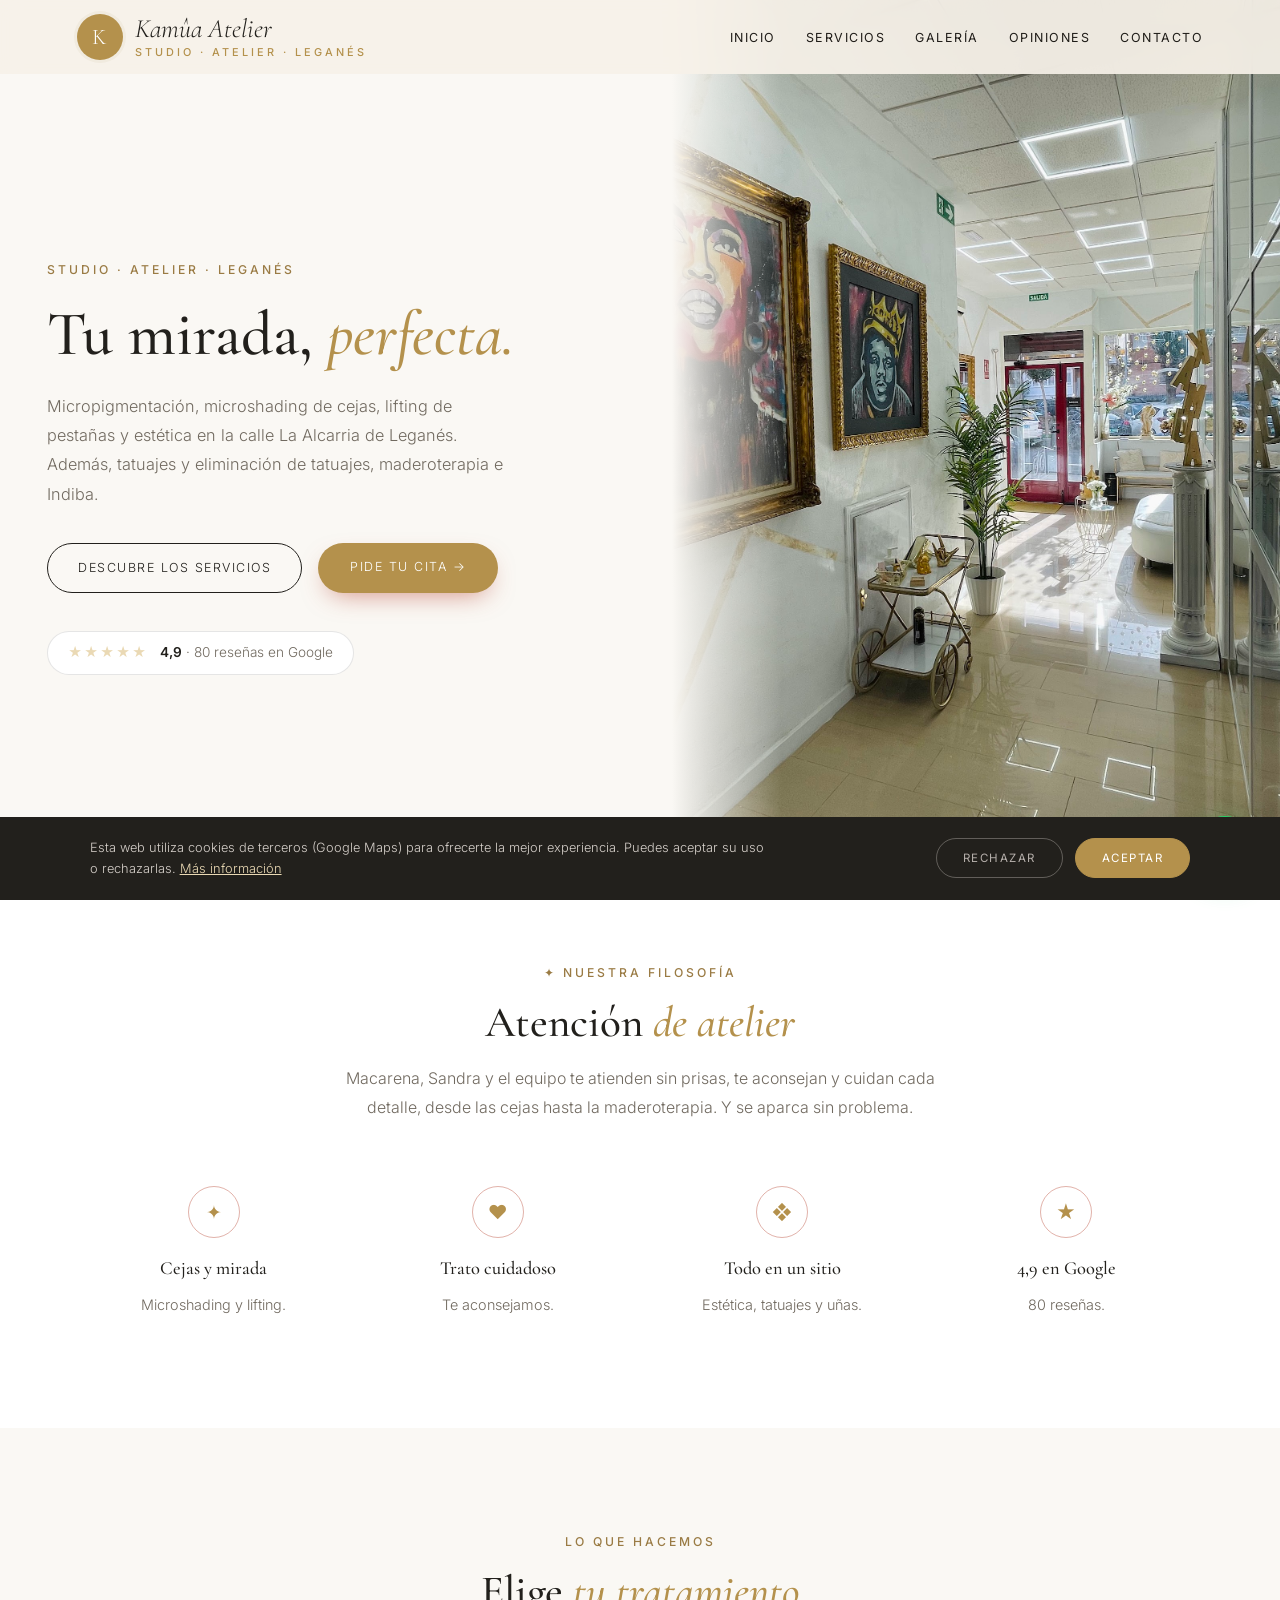
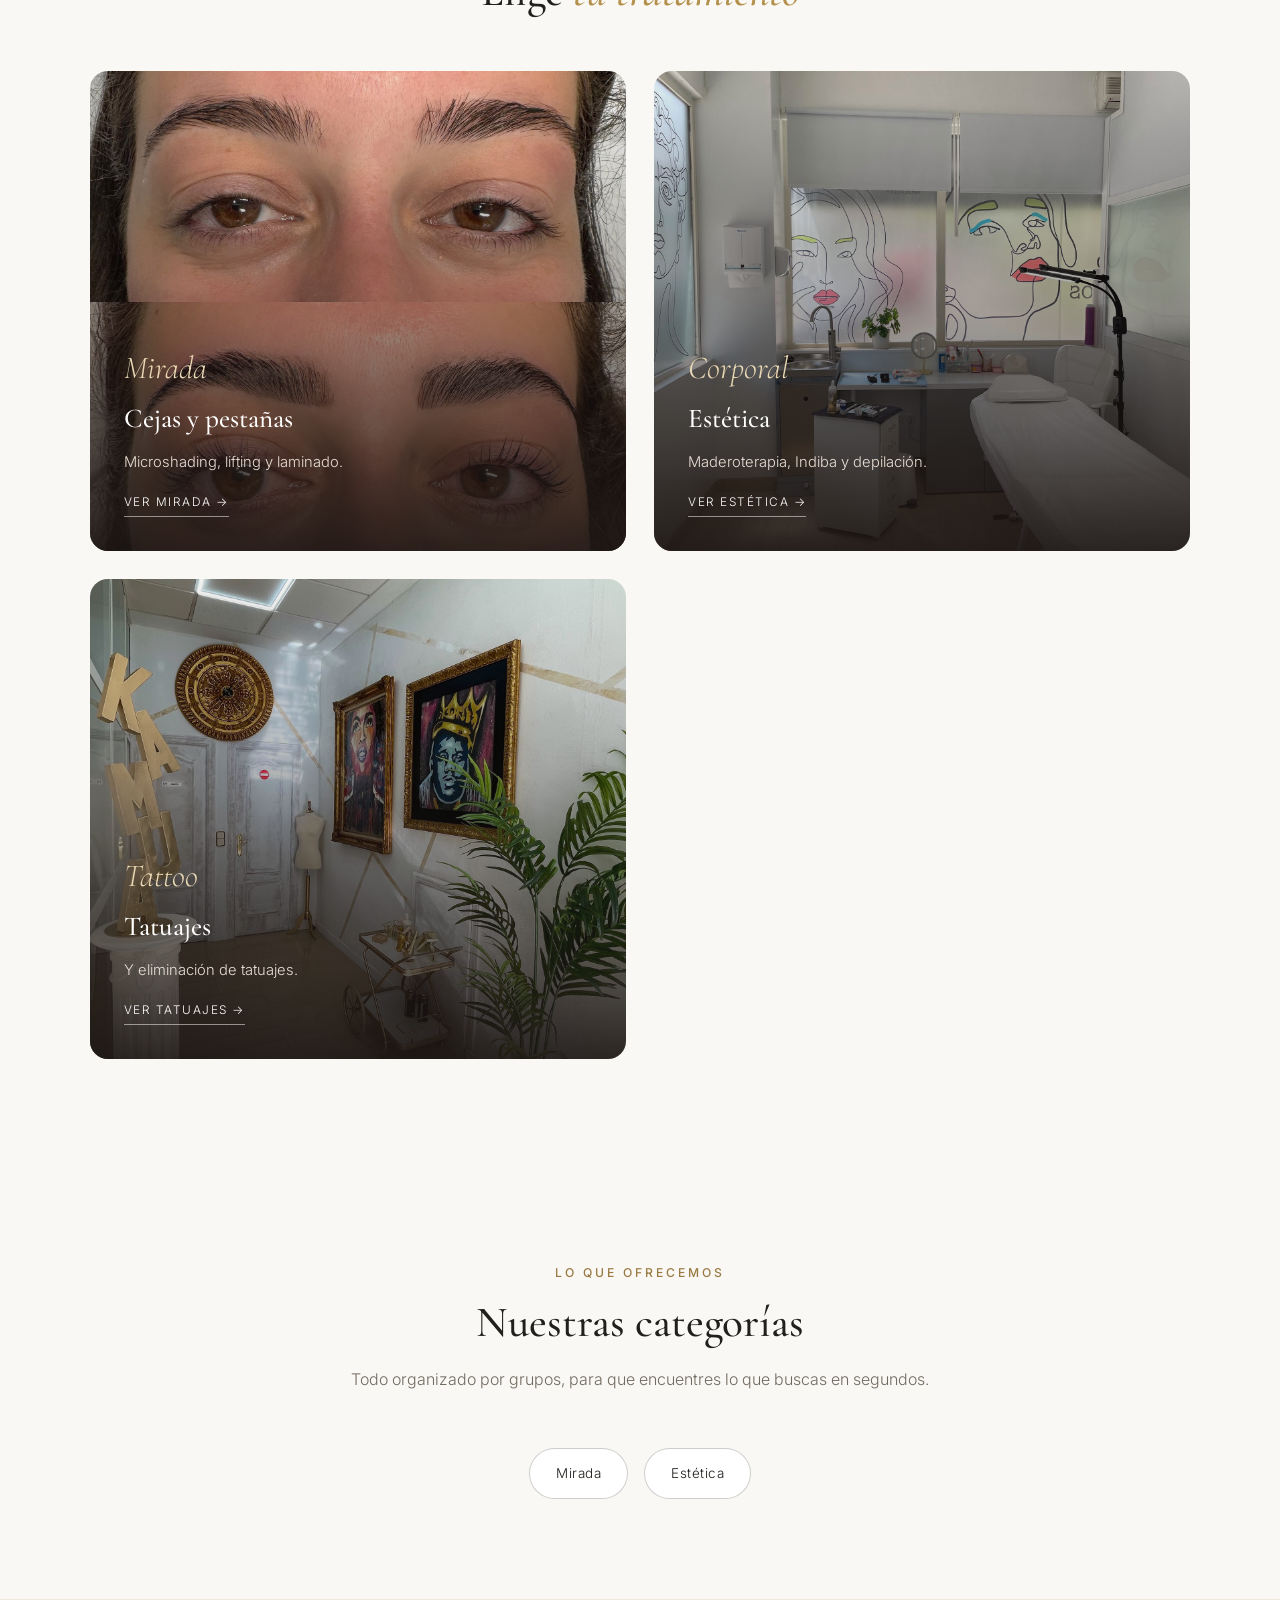
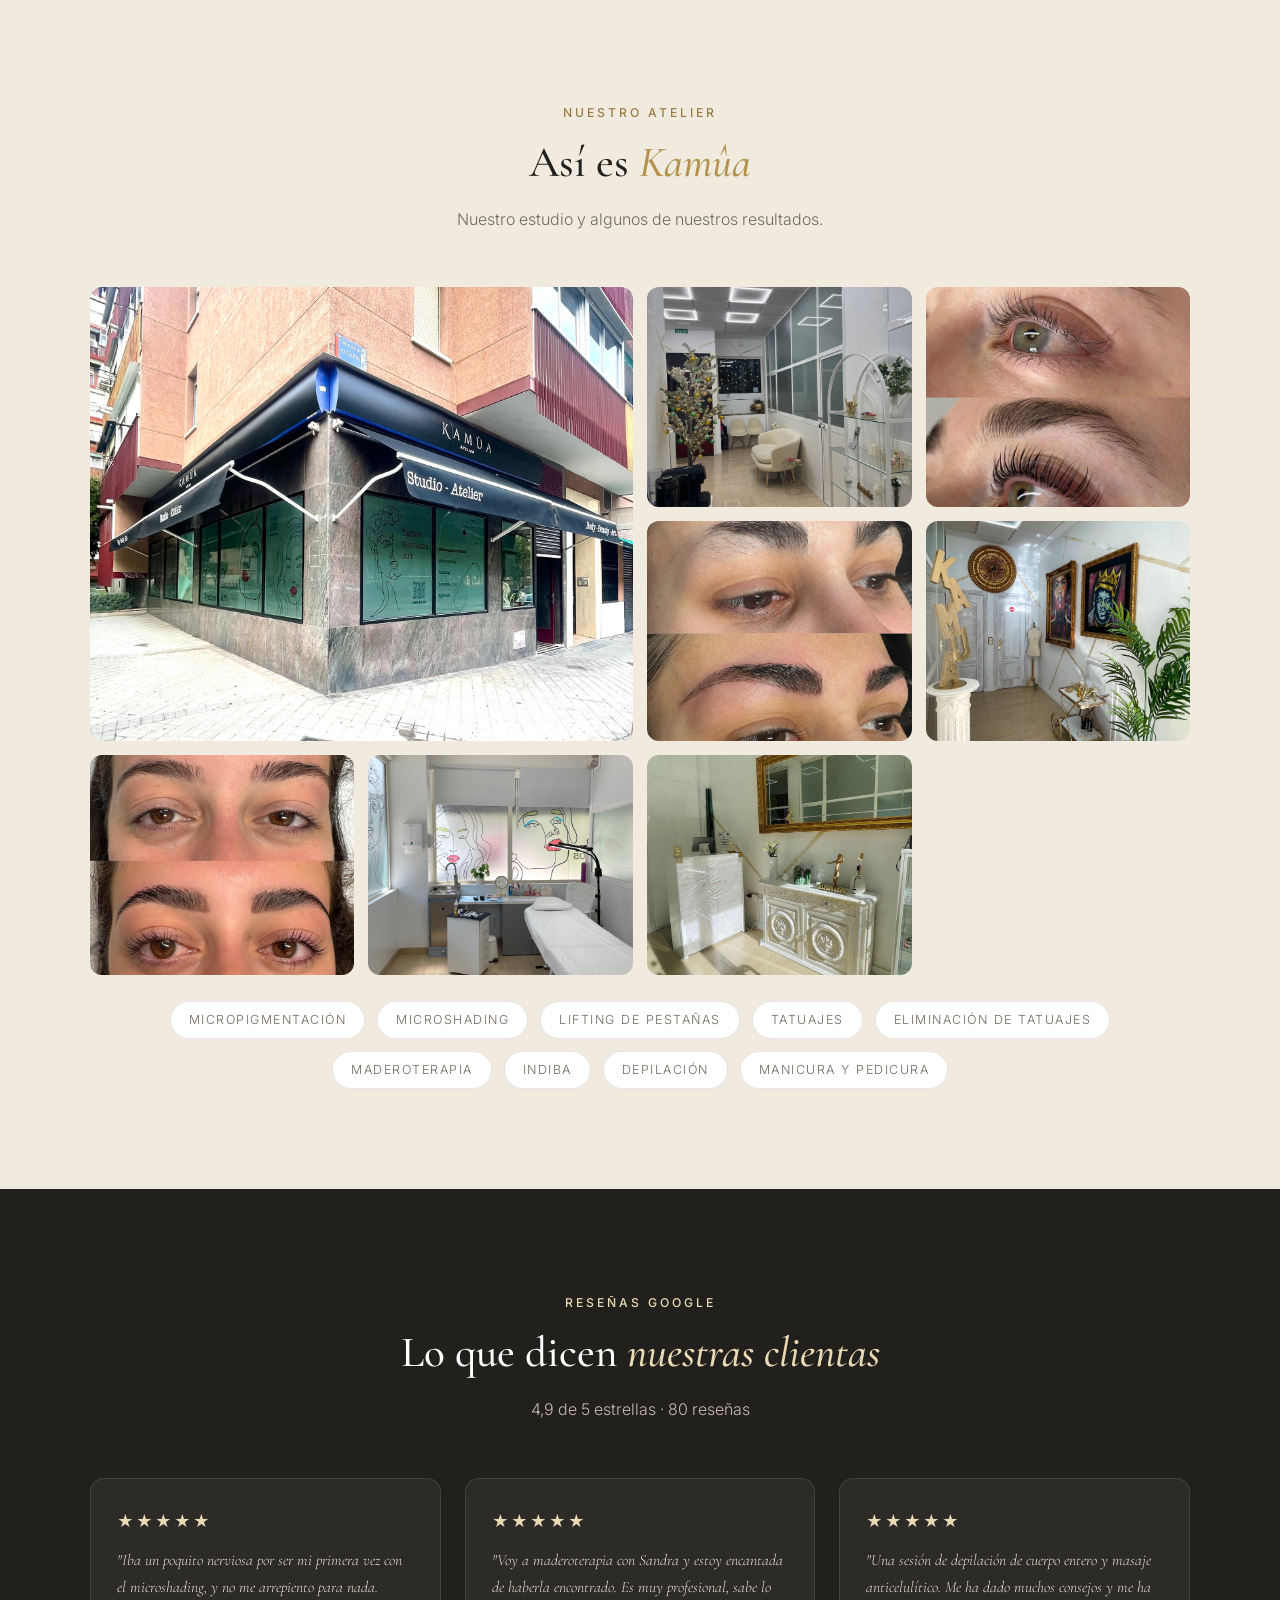
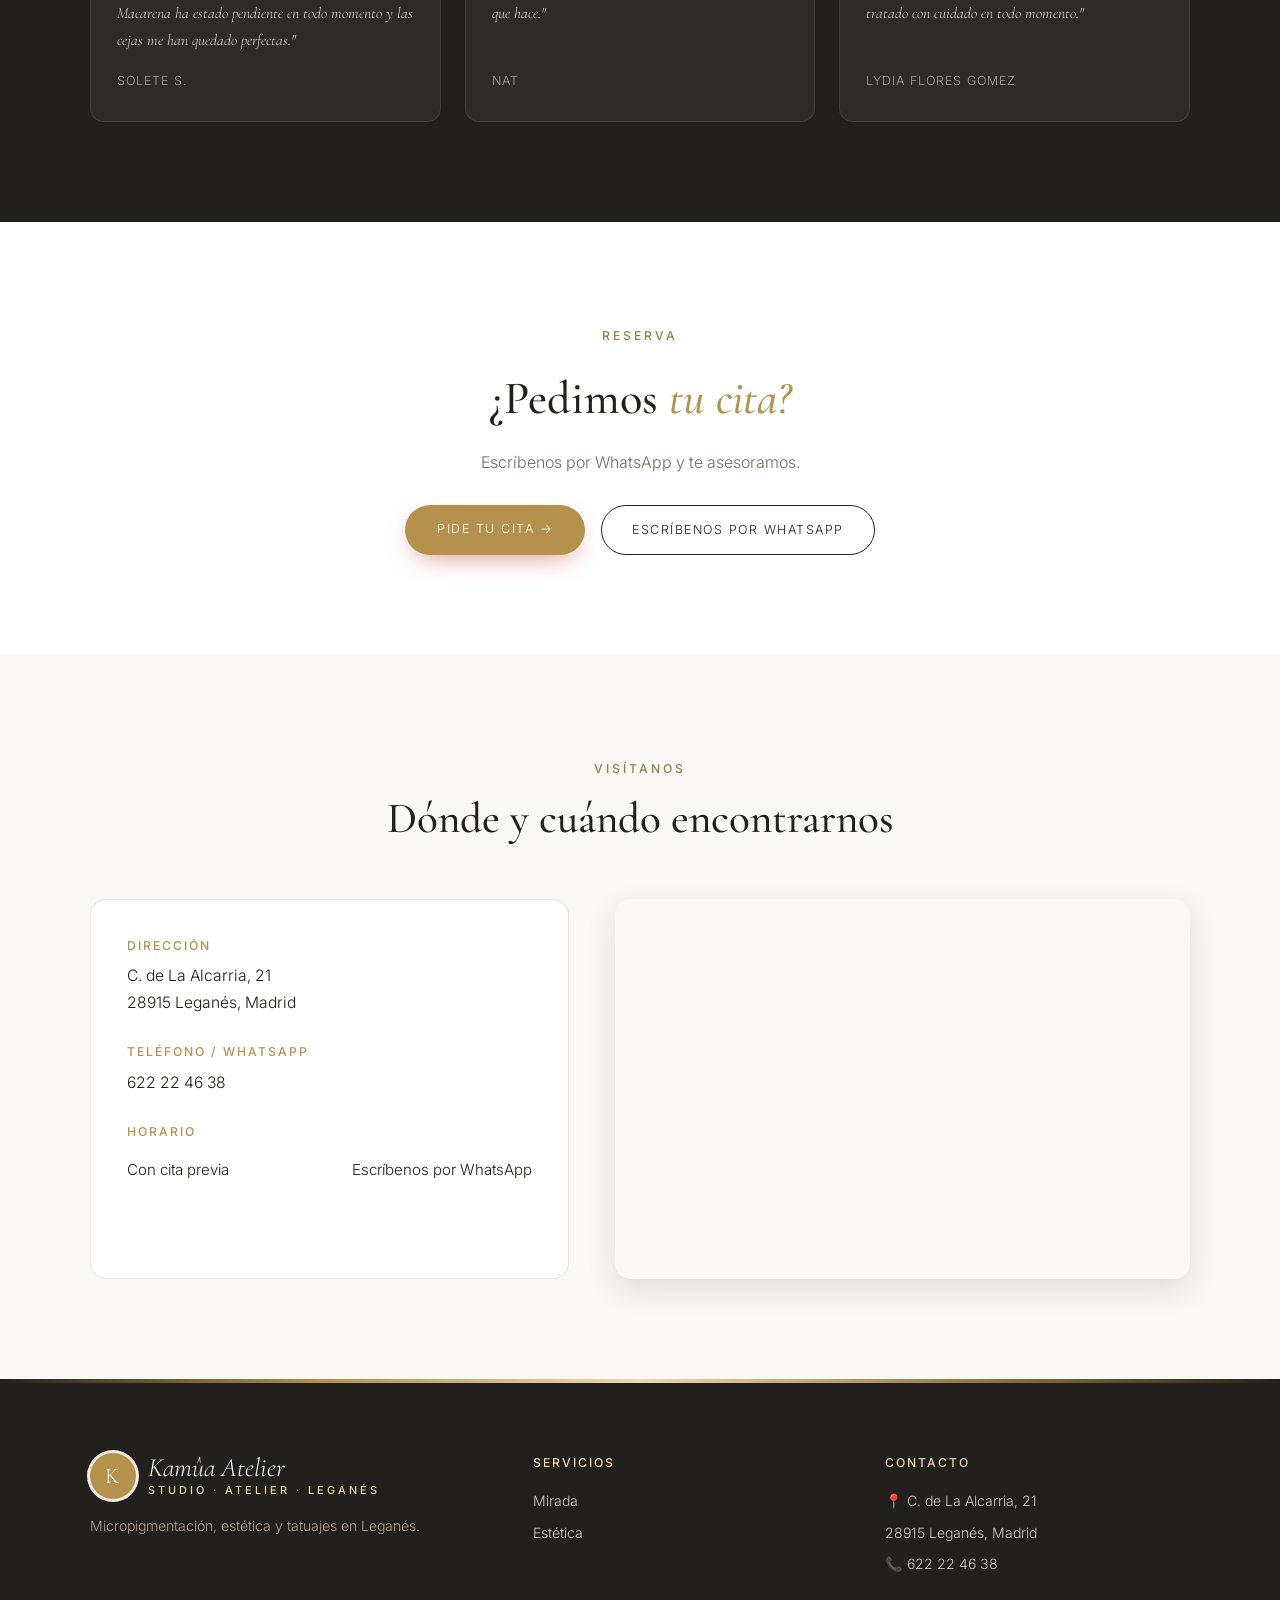
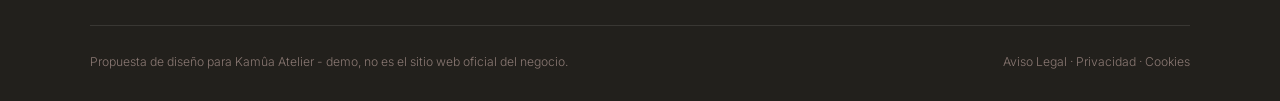
<file: index.html>
<!DOCTYPE html>
<html lang="es">
<head>
<meta charset="UTF-8">
<meta name="viewport" content="width=device-width, initial-scale=1.0">
<title>Kamûa Atelier — Micropigmentación, cejas y estética en Leganés</title>
<meta name="description" content="Kamûa Atelier, en C. de La Alcarria 21, Leganés. Micropigmentación y microshading de cejas, lifting de pestañas, tatuajes y eliminación, maderoterapia, Indiba, depilación y uñas. 4,9★ con 80 reseñas en Google.">
<meta name="theme-color" content="#22201c">
<meta property="og:title" content="Kamûa Atelier · Leganés">
<meta property="og:image" content="maps_04.jpg">

<link rel="preconnect" href="https://fonts.googleapis.com"><link rel="preconnect" href="https://fonts.gstatic.com" crossorigin><link href="https://fonts.googleapis.com/css2?family=Cormorant+Garamond:ital,wght@0,500;0,600;1,500&family=Inter:wght@300;400;500;600&display=swap" rel="stylesheet">
<link rel="stylesheet" href="styles.css">
</head>
<body>

<header id="header">
  <a href="index.html" class="logo" aria-label="Kamûa Atelier, inicio"><span class="logo-mark">K</span><span class="logo-text"><span class="script">Kamûa Atelier</span><small>studio · atelier · Leganés</small></span></a>
  <nav id="nav" aria-label="Navegación principal"><ul><li><a href="index.html#inicio">Inicio</a></li><li><a href="servicios.html">Servicios</a></li><li><a href="index.html#galeria">Galería</a></li><li><a href="index.html#opiniones">Opiniones</a></li><li><a href="index.html#contacto">Contacto</a></li></ul></nav><button class="nav-toggle" id="navToggle" aria-label="Abrir menú">☰</button>
</header>

<section class="hero" id="inicio">
  <div class="hero-text">
    <span class="eyebrow">Studio · Atelier · Leganés</span>
    <h1>Tu mirada, <em>perfecta.</em></h1>
    <p>Micropigmentación, microshading de cejas, lifting de pestañas y estética en la calle La Alcarria de Leganés. Además, tatuajes y eliminación de tatuajes, maderoterapia e Indiba.</p>
    <div class="hero-ctas">
      <a href="servicios.html" class="btn-outline">Descubre los servicios</a>
      <a href="https://wa.me/34622224638?text=Hola%2C%20he%20visto%20vuestra%20web%20y%20me%20gustar%C3%ADa%20pedir%20cita%20en%20Kam%C3%BBa%20Atelier" class="btn-solid" target="_blank" rel="noopener">Pide tu cita →</a>
    </div>
    <a class="hero-rating" href="https://www.google.com/maps/search/?api=1&query=Kam%C3%BBa+Atelier,+Calle+de+La+Alcarria+21,+Legan%C3%A9s" target="_blank" rel="noopener"><span class="stars">★★★★★</span><span><strong>4,9</strong> · 80 reseñas en Google</span></a>
  </div>
  <div class="hero-img"><img src="maps_04.jpg" alt="Interior de Kamûa Atelier en Leganés" style="object-position:center 50%;"></div>
</section>

<section class="trust">
  <div class="section-head">
    <span class="eyebrow">✦ Nuestra filosofía</span>
    <h2>Atención <em>de atelier</em></h2>
    <p>Macarena, Sandra y el equipo te atienden sin prisas, te aconsejan y cuidan cada detalle, desde las cejas hasta la maderoterapia. Y se aparca sin problema.</p>
  </div>
  <div class="trust-grid">
    <div class="trust-card"><span class="trust-ic">✦</span><h3>Cejas y mirada</h3><p>Microshading y lifting.</p></div>
    <div class="trust-card"><span class="trust-ic">♥</span><h3>Trato cuidadoso</h3><p>Te aconsejamos.</p></div>
    <div class="trust-card"><span class="trust-ic">❖</span><h3>Todo en un sitio</h3><p>Estética, tatuajes y uñas.</p></div>
    <div class="trust-card"><span class="trust-ic">★</span><h3>4,9 en Google</h3><p>80 reseñas.</p></div>
  </div>
</section>

<section class="worlds">
  <div class="section-head">
    <span class="eyebrow">Lo que hacemos</span>
    <h2>Elige <em>tu tratamiento</em></h2>
  </div>
  <div class="worlds-grid">
    <a href="servicios.html#mirada" class="world-card"><img src="maps_10.jpg" alt="Cejas y pestañas"><div class="world-text"><span class="script">Mirada</span><h3>Cejas y pestañas</h3><p>Microshading, lifting y laminado.</p><span class="world-link">Ver mirada →</span></div></a>
    <a href="servicios.html#estetica" class="world-card"><img src="maps_06.jpg" alt="Estética"><div class="world-text"><span class="script">Corporal</span><h3>Estética</h3><p>Maderoterapia, Indiba y depilación.</p><span class="world-link">Ver estética →</span></div></a>
    <a href="servicios.html#estetica" class="world-card"><img src="maps_05.jpg" alt="Tatuajes"><div class="world-text"><span class="script">Tattoo</span><h3>Tatuajes</h3><p>Y eliminación de tatuajes.</p><span class="world-link">Ver tatuajes →</span></div></a>
  </div>
</section>

<section>
  <div class="section-head">
    <span class="eyebrow">Lo que ofrecemos</span>
    <h2>Nuestras categorías</h2>
    <p>Todo organizado por grupos, para que encuentres lo que buscas en segundos.</p>
  </div>
  <div class="cat-pills">
    <a href="servicios.html#mirada" class="cat-pill">Mirada</a>
    <a href="servicios.html#estetica" class="cat-pill">Estética</a>
  </div>
</section>

<section class="gallery-wrap" id="galeria">
  <div class="section-head">
    <span class="eyebrow">Nuestro atelier</span>
    <h2>Así es <em>Kamûa</em></h2>
    <p>Nuestro estudio y algunos de nuestros resultados.</p>
  </div>
  <div class="gallery">
    <figure class="big"><img src="maps_03.jpg" alt="Fachada de Kamûa Atelier" loading="lazy"></figure>
    <figure><img src="maps_02.jpg" alt="Recepción" loading="lazy"></figure>
    <figure><img src="maps_07.jpg" alt="Lifting de pestañas, antes y después" loading="lazy"></figure>
    <figure><img src="maps_08.jpg" alt="Cejas, antes y después" loading="lazy"></figure>
    <figure><img src="maps_05.jpg" alt="Pasillo del atelier" loading="lazy"></figure>
    <figure><img src="maps_10.jpg" alt="Cejas y pestañas, antes y después" loading="lazy"></figure>
    <figure><img src="maps_06.jpg" alt="Cabina de tratamientos" loading="lazy"></figure>
    <figure><img src="maps_09.jpg" alt="Zona de espera" loading="lazy"></figure>
  </div>
  <div class="brands"><span>Micropigmentación</span><span>Microshading</span><span>Lifting de pestañas</span><span>Tatuajes</span><span>Eliminación de tatuajes</span><span>Maderoterapia</span><span>Indiba</span><span>Depilación</span><span>Manicura y pedicura</span></div>
</section>

<section class="reviews-wrap" id="opiniones">
  <div class="section-head">
    <span class="eyebrow">Reseñas Google</span>
    <h2>Lo que dicen <em>nuestras clientas</em></h2>
    <p>4,9 de 5 estrellas · 80 reseñas</p>
  </div>
  <div class="review-grid">
    <div class="review-card"><div class="stars">★★★★★</div><p>"Iba un poquito nerviosa por ser mi primera vez con el microshading, y no me arrepiento para nada. Macarena ha estado pendiente en todo momento y las cejas me han quedado perfectas."</p><cite>Solete S.</cite></div>
    <div class="review-card"><div class="stars">★★★★★</div><p>"Voy a maderoterapia con Sandra y estoy encantada de haberla encontrado. Es muy profesional, sabe lo que hace."</p><cite>Nat</cite></div>
    <div class="review-card"><div class="stars">★★★★★</div><p>"Una sesión de depilación de cuerpo entero y masaje anticelulítico. Me ha dado muchos consejos y me ha tratado con cuidado en todo momento."</p><cite>Lydia Flores Gomez</cite></div>
  </div>
</section>

<section class="cta-section">
  <span class="eyebrow">Reserva</span>
  <h2>¿Pedimos <em>tu cita?</em></h2>
  <p>Escríbenos por WhatsApp y te asesoramos.</p>
  <div class="cta-row">
    <a href="https://wa.me/34622224638?text=Hola%2C%20he%20visto%20vuestra%20web%20y%20me%20gustar%C3%ADa%20pedir%20cita%20en%20Kam%C3%BBa%20Atelier" class="btn-solid" target="_blank" rel="noopener">Pide tu cita →</a>
    <a href="https://wa.me/34622224638?text=Hola%2C%20he%20visto%20vuestra%20web%20y%20me%20gustar%C3%ADa%20pedir%20cita%20en%20Kam%C3%BBa%20Atelier" class="btn-outline" target="_blank" rel="noopener">Escríbenos por WhatsApp</a>
  </div>
</section>

<section class="contact-section" id="contacto">
  <div class="section-head">
    <span class="eyebrow">Visítanos</span>
    <h2>Dónde y cuándo encontrarnos</h2>
  </div>
  <div class="contact-grid">
    <div class="contact-info">
      <div class="contact-block"><h3>Dirección</h3><p>C. de La Alcarria, 21<br>28915 Leganés, Madrid</p></div>
      <div class="contact-block"><h3>Teléfono / WhatsApp</h3><p><a href="tel:+34622224638">622 22 46 38</a></p></div>
      <div class="contact-block"><h3>Horario</h3><ul class="hours-list"><li><span>Con cita previa</span><span>Escríbenos por WhatsApp</span></li></ul></div>
      
    </div>
    <div class="contact-map">
      <iframe title="Mapa de Kamûa Atelier" src="https://www.google.com/maps?q=Kam%C3%BBa+Atelier,+Calle+de+La+Alcarria+21,+Legan%C3%A9s&output=embed" width="100%" height="100%" style="border:0;" allowfullscreen="" loading="lazy" referrerpolicy="no-referrer-when-downgrade"></iframe>
    </div>
  </div>
</section>

<footer>
  <div class="footer-grid">
    <div class="footer-brand">
      <a href="index.html" class="logo light"><span class="logo-mark">K</span><span class="logo-text"><span class="script">Kamûa Atelier</span><small>studio · atelier · Leganés</small></span></a>
      <p>Micropigmentación, estética y tatuajes en Leganés.</p>
    </div>
    <div><h4>Servicios</h4><ul><li><a href="servicios.html#mirada">Mirada</a></li><li><a href="servicios.html#estetica">Estética</a></li></ul></div>
    <div><h4>Contacto</h4><ul><li>📍 C. de La Alcarria, 21</li><li>28915 Leganés, Madrid</li><li>📞 <a href="tel:+34622224638">622 22 46 38</a></li></ul></div>
  </div>
  <div class="footer-bottom">
    <span>Propuesta de diseño para Kamûa Atelier - demo, no es el sitio web oficial del negocio.</span>
    <span><a href="aviso-legal.html">Aviso Legal</a> &middot; <a href="politica-privacidad.html">Privacidad</a> &middot; <a href="politica-cookies.html">Cookies</a></span>
  </div>
</footer>

<div id="cookie-banner" class="cookie-banner"><p>Esta web utiliza cookies de terceros (Google Maps) para ofrecerte la mejor experiencia. Puedes aceptar su uso o rechazarlas. <a href="politica-cookies.html">Más información</a></p><div class="cookie-actions"><button onclick="setCookieChoice('rejected')" class="ck-reject">Rechazar</button><button onclick="setCookieChoice('accepted')" class="ck-accept">Aceptar</button></div></div>
<div class="social-fabs"><a class="wa-fab" href="https://wa.me/34622224638?text=Hola%2C%20he%20visto%20vuestra%20web%20y%20me%20gustar%C3%ADa%20pedir%20cita%20en%20Kam%C3%BBa%20Atelier" target="_blank" rel="noopener" aria-label="Escribir por WhatsApp"><svg width="28" height="28" viewBox="0 0 24 24" fill="white"><path d="M17.5 14.4c-.3-.1-1.8-.9-2-1s-.5-.1-.7.1-.8 1-.9 1.2-.3.2-.6.1a8.2 8.2 0 0 1-2.4-1.5 9 9 0 0 1-1.7-2.1c-.2-.3 0-.5.1-.6l.4-.5.3-.5v-.5l-.9-2.2c-.2-.6-.5-.5-.7-.5h-.6a1.1 1.1 0 0 0-.8.4 3.4 3.4 0 0 0-1 2.5 5.9 5.9 0 0 0 1.2 3.1 13.5 13.5 0 0 0 5.2 4.6c2.6 1 2.6.7 3.1.6a2.6 2.6 0 0 0 1.7-1.2 2.1 2.1 0 0 0 .2-1.2c-.1-.1-.3-.2-.6-.3ZM12 21.8a9.8 9.8 0 0 1-5-1.4l-.4-.2-3.7 1 1-3.6-.2-.4A9.8 9.8 0 1 1 12 21.8Zm8.4-18.3A11.8 11.8 0 0 0 1.8 17.7L.2 23.8l6.3-1.6a11.8 11.8 0 0 0 5.6 1.4A11.8 11.8 0 0 0 20.4 3.5Z"/></svg></a></div>
<script src="main.js"></script>
</body>
</html>
</file>
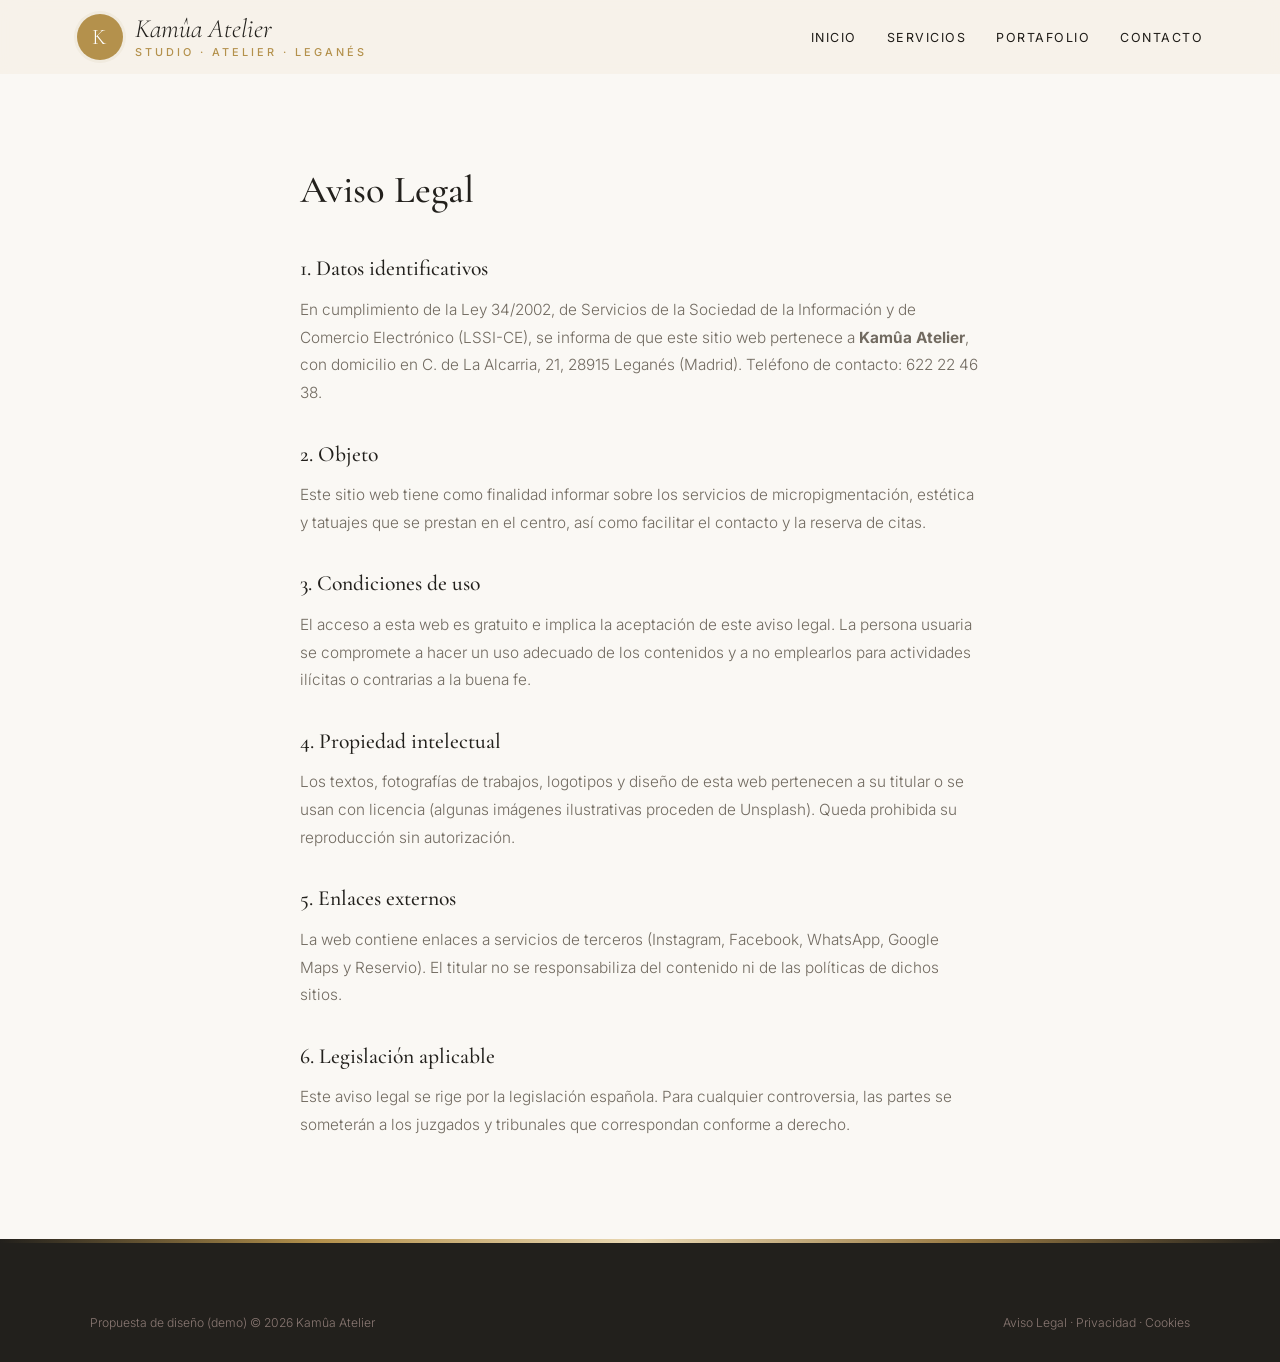
<file: aviso-legal.html>
<!DOCTYPE html>
<html lang="es">
<head>
<meta charset="UTF-8">
<meta name="viewport" content="width=device-width, initial-scale=1.0">
<title>Aviso Legal — Kamûa Atelier</title>
<meta name="robots" content="noindex">

<link rel="preconnect" href="https://fonts.googleapis.com">
<link href="https://fonts.googleapis.com/css2?family=Cormorant+Garamond:ital,wght@0,500;0,600;1,500&family=Inter:wght@300;400;500;600&display=swap" rel="stylesheet">
<link rel="stylesheet" href="styles.css">
</head>
<body>
<header id="header" class="scrolled">
  <a href="index.html" class="logo" aria-label="Kamûa Atelier, inicio">
    <span class="logo-mark">K</span>
    <span class="logo-text"><span class="script">Kamûa Atelier</span><small>studio · atelier · Leganés</small></span>
  </a>
  <nav id="nav" aria-label="Navegación principal">
    <ul>
      <li><a href="index.html#inicio">Inicio</a></li>
      <li><a href="servicios.html">Servicios</a></li>
      <li><a href="portafolio.html">Portafolio</a></li>
      <li><a href="index.html#contacto">Contacto</a></li>
    </ul>
  </nav>
  <button class="nav-toggle" id="navToggle" aria-label="Abrir menú">☰</button>
</header>
<main class="legal"><h1>Aviso Legal</h1>
<h2>1. Datos identificativos</h2>
<p>En cumplimiento de la Ley 34/2002, de Servicios de la Sociedad de la Información y de Comercio Electrónico (LSSI-CE), se informa de que este sitio web pertenece a <strong>Kamûa Atelier</strong>, con domicilio en C. de La Alcarria, 21, 28915 Leganés (Madrid). Teléfono de contacto: 622 22 46 38.</p>
<h2>2. Objeto</h2>
<p>Este sitio web tiene como finalidad informar sobre los servicios de micropigmentación, estética y tatuajes que se prestan en el centro, así como facilitar el contacto y la reserva de citas.</p>
<h2>3. Condiciones de uso</h2>
<p>El acceso a esta web es gratuito e implica la aceptación de este aviso legal. La persona usuaria se compromete a hacer un uso adecuado de los contenidos y a no emplearlos para actividades ilícitas o contrarias a la buena fe.</p>
<h2>4. Propiedad intelectual</h2>
<p>Los textos, fotografías de trabajos, logotipos y diseño de esta web pertenecen a su titular o se usan con licencia (algunas imágenes ilustrativas proceden de Unsplash). Queda prohibida su reproducción sin autorización.</p>
<h2>5. Enlaces externos</h2>
<p>La web contiene enlaces a servicios de terceros (Instagram, Facebook, WhatsApp, Google Maps y Reservio). El titular no se responsabiliza del contenido ni de las políticas de dichos sitios.</p>
<h2>6. Legislación aplicable</h2>
<p>Este aviso legal se rige por la legislación española. Para cualquier controversia, las partes se someterán a los juzgados y tribunales que correspondan conforme a derecho.</p></main>
<footer>
  <div class="footer-bottom" style="margin-top:0">
    <span>Propuesta de diseño (demo) © 2026 Kamûa Atelier</span>
    <span><a href="aviso-legal.html">Aviso Legal</a> &middot; <a href="politica-privacidad.html">Privacidad</a> &middot; <a href="politica-cookies.html">Cookies</a></span>
  </div>
</footer>
<script src="main.js"></script>
</body>
</html>
</file>
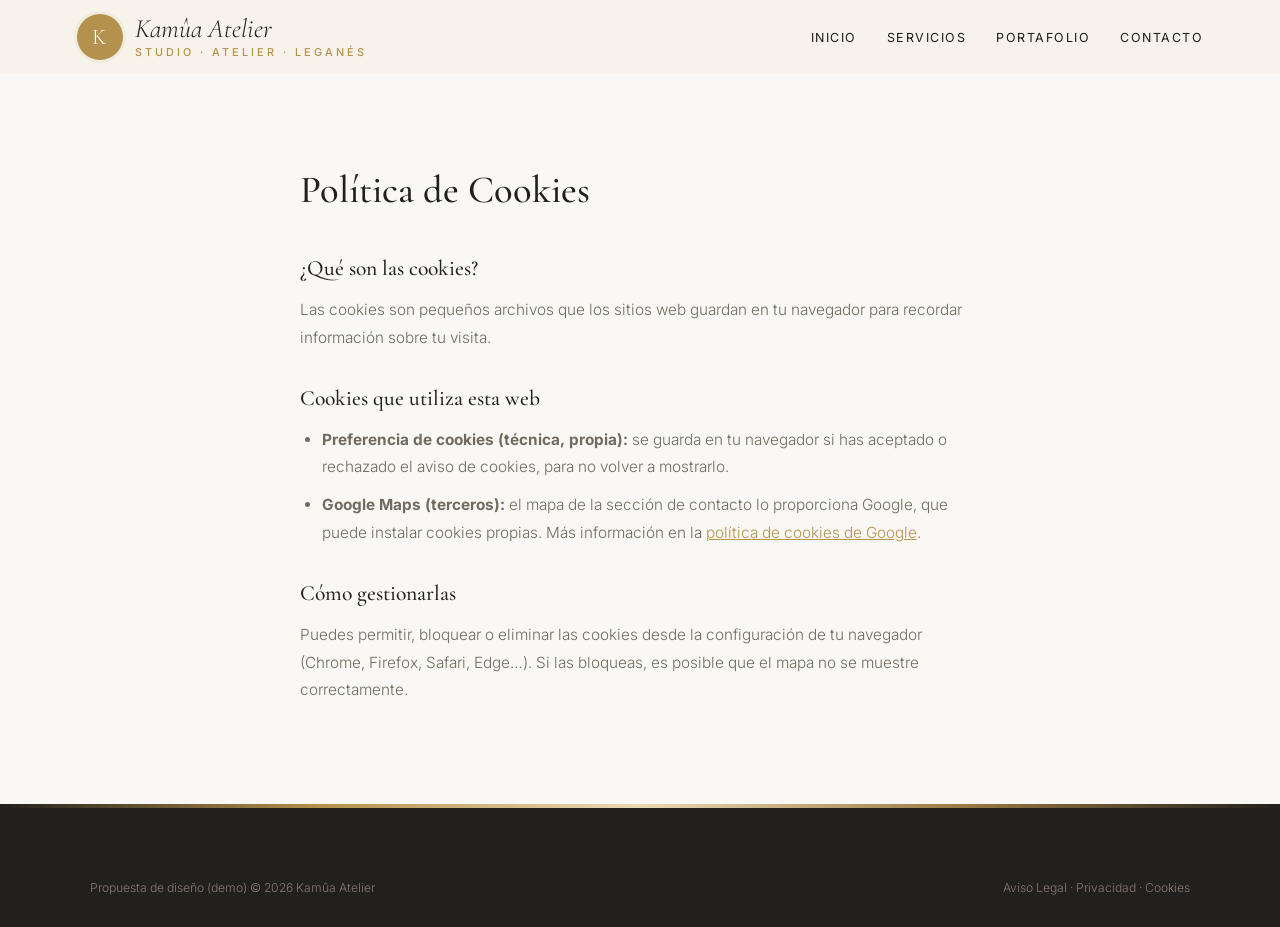
<file: politica-cookies.html>
<!DOCTYPE html>
<html lang="es">
<head>
<meta charset="UTF-8">
<meta name="viewport" content="width=device-width, initial-scale=1.0">
<title>Política de Cookies — Kamûa Atelier</title>
<meta name="robots" content="noindex">

<link rel="preconnect" href="https://fonts.googleapis.com">
<link href="https://fonts.googleapis.com/css2?family=Cormorant+Garamond:ital,wght@0,500;0,600;1,500&family=Inter:wght@300;400;500;600&display=swap" rel="stylesheet">
<link rel="stylesheet" href="styles.css">
</head>
<body>
<header id="header" class="scrolled">
  <a href="index.html" class="logo" aria-label="Kamûa Atelier, inicio">
    <span class="logo-mark">K</span>
    <span class="logo-text"><span class="script">Kamûa Atelier</span><small>studio · atelier · Leganés</small></span>
  </a>
  <nav id="nav" aria-label="Navegación principal">
    <ul>
      <li><a href="index.html#inicio">Inicio</a></li>
      <li><a href="servicios.html">Servicios</a></li>
      <li><a href="portafolio.html">Portafolio</a></li>
      <li><a href="index.html#contacto">Contacto</a></li>
    </ul>
  </nav>
  <button class="nav-toggle" id="navToggle" aria-label="Abrir menú">☰</button>
</header>
<main class="legal"><h1>Política de Cookies</h1>
<h2>¿Qué son las cookies?</h2>
<p>Las cookies son pequeños archivos que los sitios web guardan en tu navegador para recordar información sobre tu visita.</p>
<h2>Cookies que utiliza esta web</h2>
<ul>
<li><strong>Preferencia de cookies (técnica, propia):</strong> se guarda en tu navegador si has aceptado o rechazado el aviso de cookies, para no volver a mostrarlo.</li>
<li><strong>Google Maps (terceros):</strong> el mapa de la sección de contacto lo proporciona Google, que puede instalar cookies propias. Más información en la <a href="https://policies.google.com/technologies/cookies" target="_blank" rel="noopener">política de cookies de Google</a>.</li>
</ul>
<h2>Cómo gestionarlas</h2>
<p>Puedes permitir, bloquear o eliminar las cookies desde la configuración de tu navegador (Chrome, Firefox, Safari, Edge…). Si las bloqueas, es posible que el mapa no se muestre correctamente.</p></main>
<footer>
  <div class="footer-bottom" style="margin-top:0">
    <span>Propuesta de diseño (demo) © 2026 Kamûa Atelier</span>
    <span><a href="aviso-legal.html">Aviso Legal</a> &middot; <a href="politica-privacidad.html">Privacidad</a> &middot; <a href="politica-cookies.html">Cookies</a></span>
  </div>
</footer>
<script src="main.js"></script>
</body>
</html>
</file>
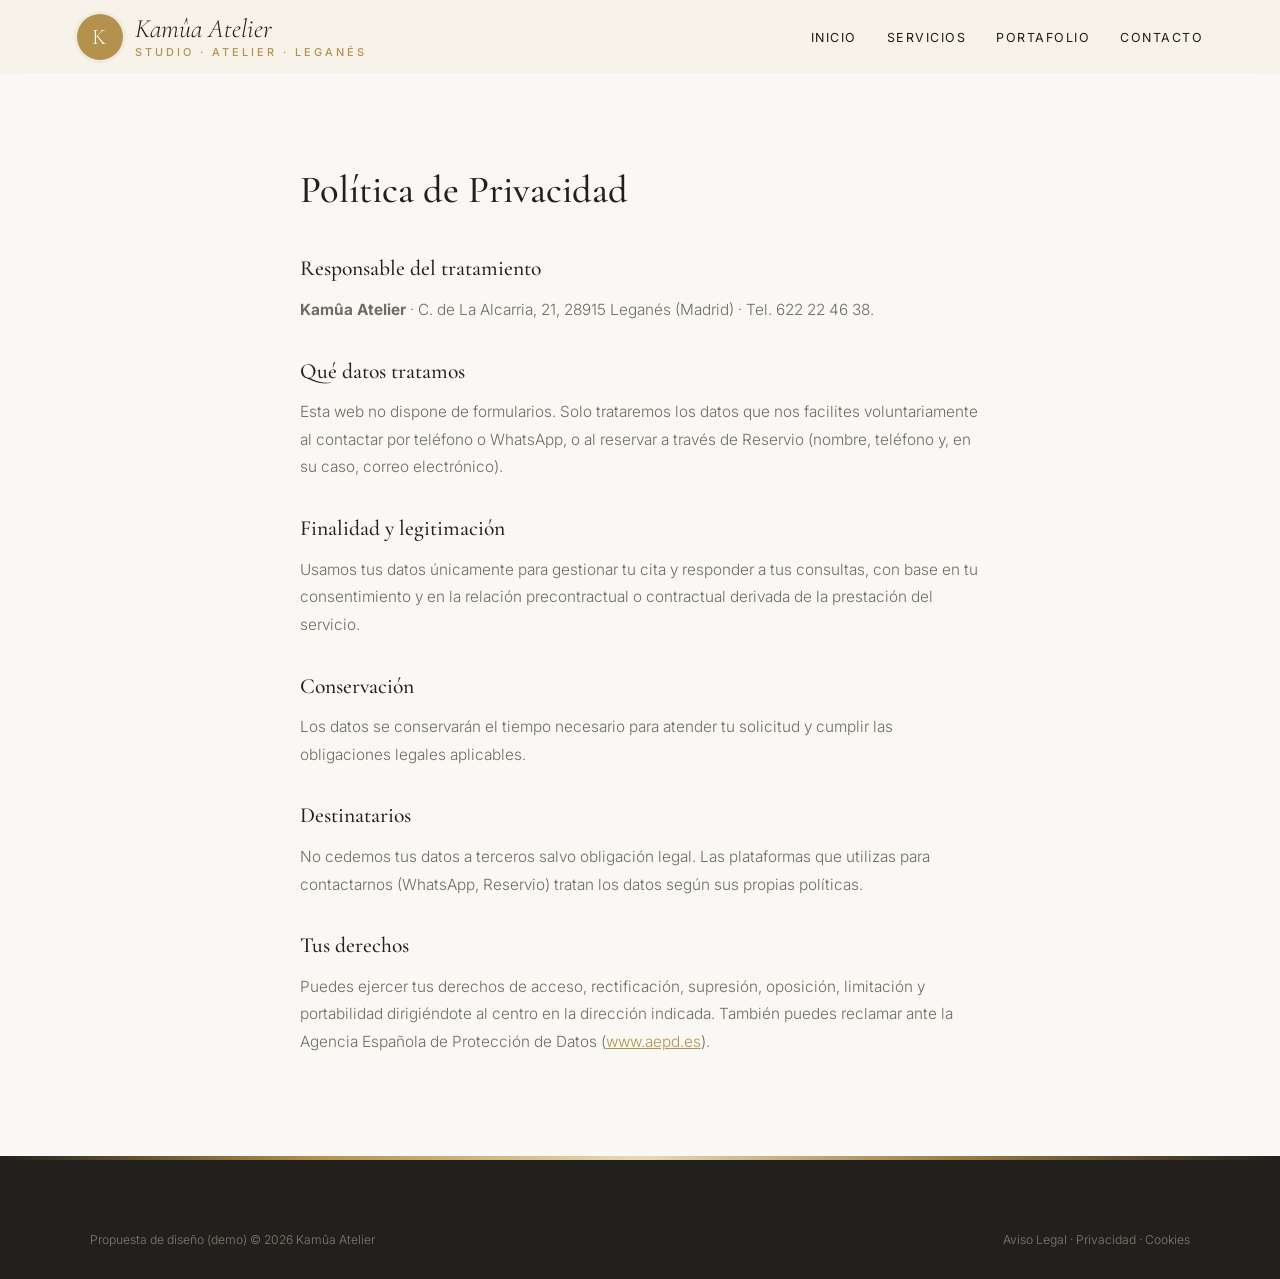
<file: politica-privacidad.html>
<!DOCTYPE html>
<html lang="es">
<head>
<meta charset="UTF-8">
<meta name="viewport" content="width=device-width, initial-scale=1.0">
<title>Política de Privacidad — Kamûa Atelier</title>
<meta name="robots" content="noindex">

<link rel="preconnect" href="https://fonts.googleapis.com">
<link href="https://fonts.googleapis.com/css2?family=Cormorant+Garamond:ital,wght@0,500;0,600;1,500&family=Inter:wght@300;400;500;600&display=swap" rel="stylesheet">
<link rel="stylesheet" href="styles.css">
</head>
<body>
<header id="header" class="scrolled">
  <a href="index.html" class="logo" aria-label="Kamûa Atelier, inicio">
    <span class="logo-mark">K</span>
    <span class="logo-text"><span class="script">Kamûa Atelier</span><small>studio · atelier · Leganés</small></span>
  </a>
  <nav id="nav" aria-label="Navegación principal">
    <ul>
      <li><a href="index.html#inicio">Inicio</a></li>
      <li><a href="servicios.html">Servicios</a></li>
      <li><a href="portafolio.html">Portafolio</a></li>
      <li><a href="index.html#contacto">Contacto</a></li>
    </ul>
  </nav>
  <button class="nav-toggle" id="navToggle" aria-label="Abrir menú">☰</button>
</header>
<main class="legal"><h1>Política de Privacidad</h1>
<h2>Responsable del tratamiento</h2>
<p><strong>Kamûa Atelier</strong> · C. de La Alcarria, 21, 28915 Leganés (Madrid) · Tel. 622 22 46 38.</p>
<h2>Qué datos tratamos</h2>
<p>Esta web no dispone de formularios. Solo trataremos los datos que nos facilites voluntariamente al contactar por teléfono o WhatsApp, o al reservar a través de Reservio (nombre, teléfono y, en su caso, correo electrónico).</p>
<h2>Finalidad y legitimación</h2>
<p>Usamos tus datos únicamente para gestionar tu cita y responder a tus consultas, con base en tu consentimiento y en la relación precontractual o contractual derivada de la prestación del servicio.</p>
<h2>Conservación</h2>
<p>Los datos se conservarán el tiempo necesario para atender tu solicitud y cumplir las obligaciones legales aplicables.</p>
<h2>Destinatarios</h2>
<p>No cedemos tus datos a terceros salvo obligación legal. Las plataformas que utilizas para contactarnos (WhatsApp, Reservio) tratan los datos según sus propias políticas.</p>
<h2>Tus derechos</h2>
<p>Puedes ejercer tus derechos de acceso, rectificación, supresión, oposición, limitación y portabilidad dirigiéndote al centro en la dirección indicada. También puedes reclamar ante la Agencia Española de Protección de Datos (<a href="https://www.aepd.es" target="_blank" rel="noopener">www.aepd.es</a>).</p></main>
<footer>
  <div class="footer-bottom" style="margin-top:0">
    <span>Propuesta de diseño (demo) © 2026 Kamûa Atelier</span>
    <span><a href="aviso-legal.html">Aviso Legal</a> &middot; <a href="politica-privacidad.html">Privacidad</a> &middot; <a href="politica-cookies.html">Cookies</a></span>
  </div>
</footer>
<script src="main.js"></script>
</body>
</html>
</file>
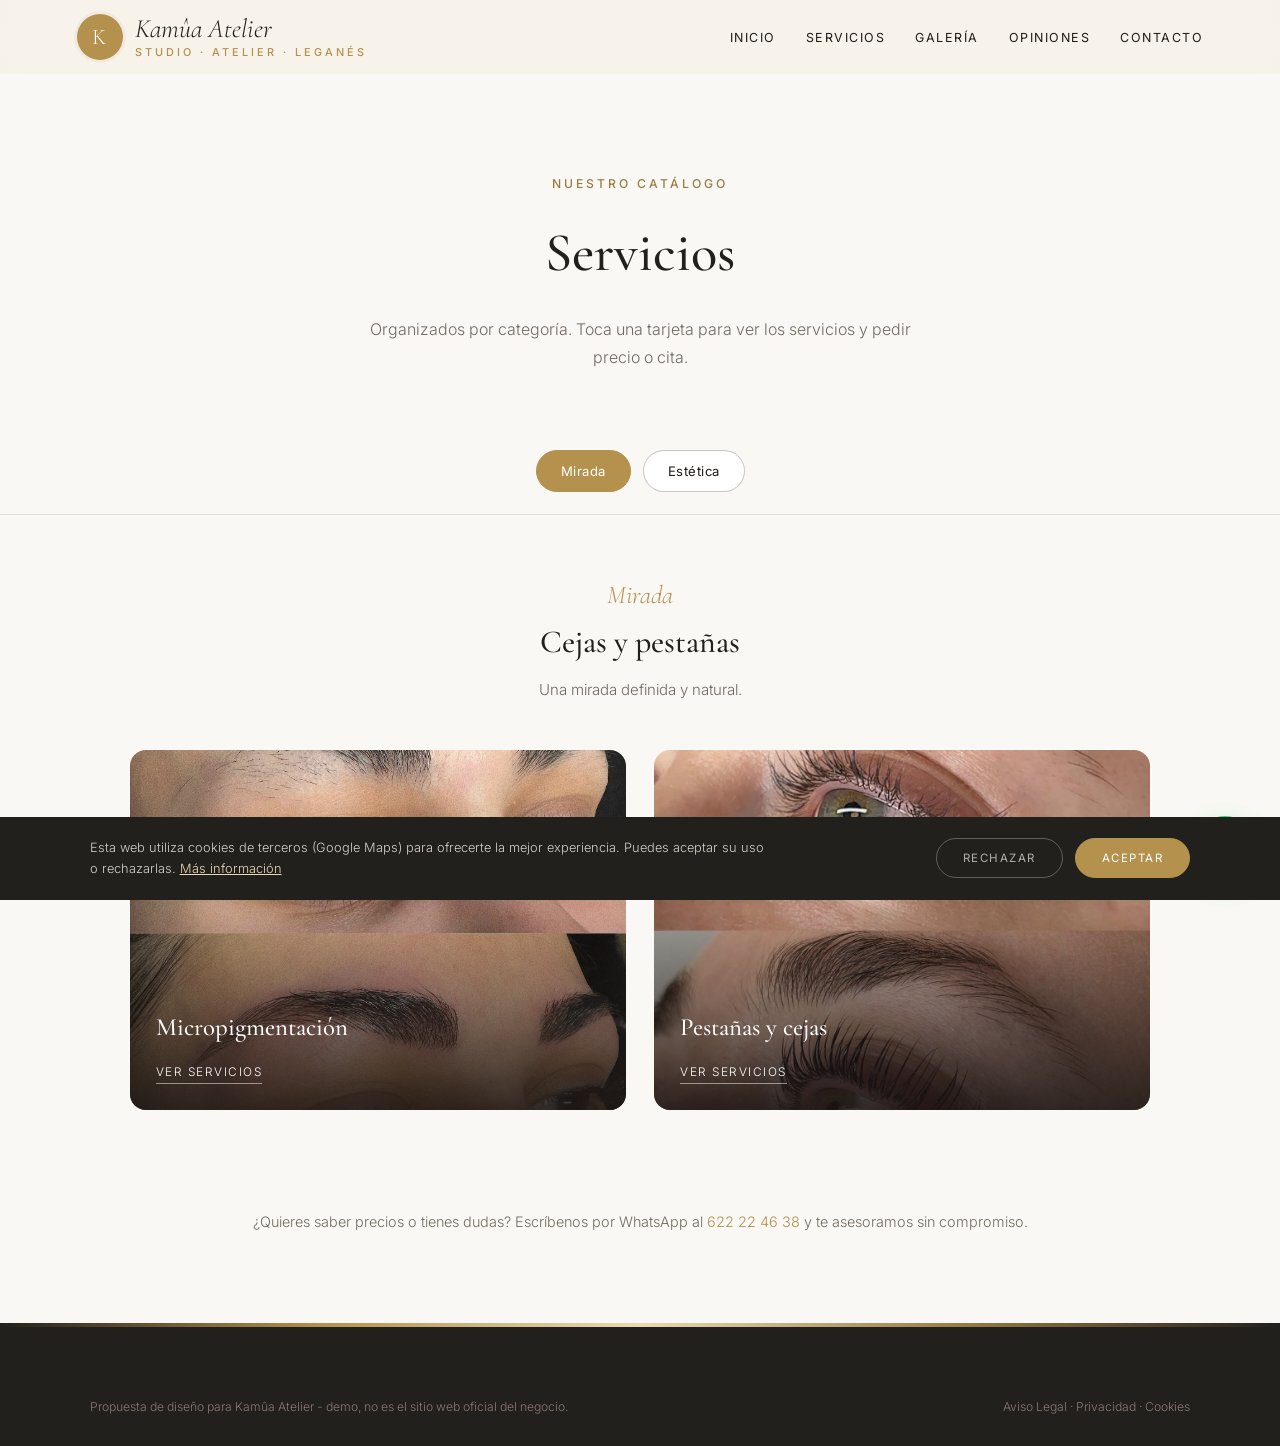
<file: servicios.html>
<!DOCTYPE html>
<html lang="es">
<head>
<meta charset="UTF-8">
<meta name="viewport" content="width=device-width, initial-scale=1.0">
<title>Servicios — Kamûa Atelier · Leganés</title>
<meta name="description" content="Servicios de Kamûa Atelier en Leganés.">

<link rel="preconnect" href="https://fonts.googleapis.com"><link rel="preconnect" href="https://fonts.gstatic.com" crossorigin><link href="https://fonts.googleapis.com/css2?family=Cormorant+Garamond:ital,wght@0,500;0,600;1,500&family=Inter:wght@300;400;500;600&display=swap" rel="stylesheet">
<link rel="stylesheet" href="styles.css">
</head>
<body>

<header id="header" class="scrolled">
  <a href="index.html" class="logo" aria-label="Kamûa Atelier, inicio"><span class="logo-mark">K</span><span class="logo-text"><span class="script">Kamûa Atelier</span><small>studio · atelier · Leganés</small></span></a>
  <nav id="nav" aria-label="Navegación principal"><ul><li><a href="index.html#inicio">Inicio</a></li><li><a href="servicios.html">Servicios</a></li><li><a href="index.html#galeria">Galería</a></li><li><a href="index.html#opiniones">Opiniones</a></li><li><a href="index.html#contacto">Contacto</a></li></ul></nav><button class="nav-toggle" id="navToggle" aria-label="Abrir menú">☰</button>
</header>

<div class="page-hero">
  <span class="eyebrow">Nuestro catálogo</span>
  <h1>Servicios</h1>
  <p>Organizados por categoría. Toca una tarjeta para ver los servicios y pedir precio o cita.</p>
</div>

<div class="tabs">
  <button class="tab-btn active" data-tab="mirada">Mirada</button>
  <button class="tab-btn" data-tab="estetica">Estética</button>
  
</div>

<div class="tab-panel active" id="mirada">
  <div class="tab-intro"><span class="script">Mirada</span><h2>Cejas y pestañas</h2><p>Una mirada definida y natural.</p></div>
  <div class="cat-grid">
    <div class="cat-card" onclick="openModal('micro')"><img src="maps_08.jpg" alt="Micropigmentación" loading="lazy"><div class="cat-card-text"><h3>Micropigmentación</h3><span>Ver servicios</span></div></div>
    <div class="cat-card" onclick="openModal('pestanas')"><img src="maps_07.jpg" alt="Pestañas y cejas" loading="lazy"><div class="cat-card-text"><h3>Pestañas y cejas</h3><span>Ver servicios</span></div></div>
  </div>
</div>

<div class="tab-panel" id="estetica">
  <div class="tab-intro"><span class="script">Estética</span><h2>Estética, tatuajes y uñas</h2><p>Todo lo que necesitas en el mismo atelier.</p></div>
  <div class="cat-grid">
    <div class="cat-card" onclick="openModal('corporal')"><img src="maps_06.jpg" alt="Corporal" loading="lazy"><div class="cat-card-text"><h3>Corporal</h3><span>Ver servicios</span></div></div>
    <div class="cat-card" onclick="openModal('tattoo')"><img src="maps_05.jpg" alt="Tatuajes" loading="lazy"><div class="cat-card-text"><h3>Tatuajes</h3><span>Ver servicios</span></div></div>
    <div class="cat-card" onclick="openModal('unas')"><img src="maps_02.jpg" alt="Uñas" loading="lazy"><div class="cat-card-text"><h3>Uñas</h3><span>Ver servicios</span></div></div>
  </div>
</div>


<p class="services-note">¿Quieres saber precios o tienes dudas? Escríbenos por WhatsApp al <a href="https://wa.me/34622224638" target="_blank" rel="noopener" style="color:var(--red)">622 22 46 38</a> y te asesoramos sin compromiso.</p>

<div class="modal-overlay" id="modal-micro"><div class="modal">
  <button class="modal-close" onclick="closeModal('micro')" aria-label="Cerrar">×</button>
  <h3>Micropigmentación</h3><p class="modal-sub">Cejas</p>
  <div class="svc-row"><div><div class="svc-name">Microshading de cejas</div><span class="svc-desc"></span></div><div class="svc-price">Consultar</div></div>
  <div class="svc-row"><div><div class="svc-name">Micropigmentación</div><span class="svc-desc"></span></div><div class="svc-price">Consultar</div></div>
  <a class="modal-cta alt" href="https://wa.me/34622224638?text=Hola%2C%20quiero%20informaci%C3%B3n%20sobre%20micropigmentaci%C3%B3n" target="_blank" rel="noopener">Pedir cita por WhatsApp</a>
</div></div>

<div class="modal-overlay" id="modal-pestanas"><div class="modal">
  <button class="modal-close" onclick="closeModal('pestanas')" aria-label="Cerrar">×</button>
  <h3>Pestañas y cejas</h3><p class="modal-sub">Lifting y laminado</p>
  <div class="svc-row"><div><div class="svc-name">Lifting de pestañas</div><span class="svc-desc"></span></div><div class="svc-price">Consultar</div></div>
  <div class="svc-row"><div><div class="svc-name">Laminado de cejas</div><span class="svc-desc"></span></div><div class="svc-price">Consultar</div></div>
  <a class="modal-cta alt" href="https://wa.me/34622224638?text=Hola%2C%20quiero%20informaci%C3%B3n%20sobre%20pesta%C3%B1as%20y%20cejas" target="_blank" rel="noopener">Pedir cita por WhatsApp</a>
</div></div>

<div class="modal-overlay" id="modal-corporal"><div class="modal">
  <button class="modal-close" onclick="closeModal('corporal')" aria-label="Cerrar">×</button>
  <h3>Corporal</h3><p class="modal-sub">Tratamientos</p>
  <div class="svc-row"><div><div class="svc-name">Maderoterapia</div><span class="svc-desc"></span></div><div class="svc-price">Consultar</div></div>
  <div class="svc-row"><div><div class="svc-name">Indiba</div><span class="svc-desc"></span></div><div class="svc-price">Consultar</div></div>
  <div class="svc-row"><div><div class="svc-name">Masaje anticelulítico</div><span class="svc-desc"></span></div><div class="svc-price">Consultar</div></div>
  <div class="svc-row"><div><div class="svc-name">Depilación</div><span class="svc-desc"></span></div><div class="svc-price">Consultar</div></div>
  <a class="modal-cta alt" href="https://wa.me/34622224638?text=Hola%2C%20quiero%20informaci%C3%B3n%20sobre%20corporal" target="_blank" rel="noopener">Pedir cita por WhatsApp</a>
</div></div>

<div class="modal-overlay" id="modal-tattoo"><div class="modal">
  <button class="modal-close" onclick="closeModal('tattoo')" aria-label="Cerrar">×</button>
  <h3>Tatuajes</h3><p class="modal-sub">Y eliminación</p>
  <div class="svc-row"><div><div class="svc-name">Tatuajes</div><span class="svc-desc"></span></div><div class="svc-price">Consultar</div></div>
  <div class="svc-row"><div><div class="svc-name">Eliminación de tatuajes</div><span class="svc-desc"></span></div><div class="svc-price">Consultar</div></div>
  <a class="modal-cta alt" href="https://wa.me/34622224638?text=Hola%2C%20quiero%20informaci%C3%B3n%20sobre%20tatuajes" target="_blank" rel="noopener">Pedir cita por WhatsApp</a>
</div></div>

<div class="modal-overlay" id="modal-unas"><div class="modal">
  <button class="modal-close" onclick="closeModal('unas')" aria-label="Cerrar">×</button>
  <h3>Uñas</h3><p class="modal-sub">Manos y pies</p>
  <div class="svc-row"><div><div class="svc-name">Manicura semipermanente</div><span class="svc-desc"></span></div><div class="svc-price">Consultar</div></div>
  <div class="svc-row"><div><div class="svc-name">Pedicura</div><span class="svc-desc"></span></div><div class="svc-price">Consultar</div></div>
  <a class="modal-cta alt" href="https://wa.me/34622224638?text=Hola%2C%20quiero%20informaci%C3%B3n%20sobre%20u%C3%B1as" target="_blank" rel="noopener">Pedir cita por WhatsApp</a>
</div></div>


<footer>
  <div class="footer-bottom" style="margin-top:0">
    <span>Propuesta de diseño para Kamûa Atelier - demo, no es el sitio web oficial del negocio.</span>
    <span><a href="aviso-legal.html">Aviso Legal</a> &middot; <a href="politica-privacidad.html">Privacidad</a> &middot; <a href="politica-cookies.html">Cookies</a></span>
  </div>
</footer>

<div id="cookie-banner" class="cookie-banner"><p>Esta web utiliza cookies de terceros (Google Maps) para ofrecerte la mejor experiencia. Puedes aceptar su uso o rechazarlas. <a href="politica-cookies.html">Más información</a></p><div class="cookie-actions"><button onclick="setCookieChoice('rejected')" class="ck-reject">Rechazar</button><button onclick="setCookieChoice('accepted')" class="ck-accept">Aceptar</button></div></div>
<div class="social-fabs"><a class="wa-fab" href="https://wa.me/34622224638?text=Hola%2C%20he%20visto%20vuestra%20web%20y%20me%20gustar%C3%ADa%20pedir%20cita%20en%20Kam%C3%BBa%20Atelier" target="_blank" rel="noopener" aria-label="Escribir por WhatsApp"><svg width="28" height="28" viewBox="0 0 24 24" fill="white"><path d="M17.5 14.4c-.3-.1-1.8-.9-2-1s-.5-.1-.7.1-.8 1-.9 1.2-.3.2-.6.1a8.2 8.2 0 0 1-2.4-1.5 9 9 0 0 1-1.7-2.1c-.2-.3 0-.5.1-.6l.4-.5.3-.5v-.5l-.9-2.2c-.2-.6-.5-.5-.7-.5h-.6a1.1 1.1 0 0 0-.8.4 3.4 3.4 0 0 0-1 2.5 5.9 5.9 0 0 0 1.2 3.1 13.5 13.5 0 0 0 5.2 4.6c2.6 1 2.6.7 3.1.6a2.6 2.6 0 0 0 1.7-1.2 2.1 2.1 0 0 0 .2-1.2c-.1-.1-.3-.2-.6-.3ZM12 21.8a9.8 9.8 0 0 1-5-1.4l-.4-.2-3.7 1 1-3.6-.2-.4A9.8 9.8 0 1 1 12 21.8Zm8.4-18.3A11.8 11.8 0 0 0 1.8 17.7L.2 23.8l6.3-1.6a11.8 11.8 0 0 0 5.6 1.4A11.8 11.8 0 0 0 20.4 3.5Z"/></svg></a></div>
<script src="main.js"></script>
</body>
</html>
</file>
<file: styles.css>
:root{
  --cream:#faf8f4; --paper:#ffffff; --tint:#f1ebdf; --ink:#1f1c18; --dark:#22201c; --muted:#716a60;
  --red:#b4914c; --red-dark:#8c7038; --teal:#9a7b44; --gold:#ead9b4; --line:rgba(0,0,0,.1);
  --brand-gradient:linear-gradient(90deg,#22201c,#b4914c,#ead9b4,#9a7b44,#22201c);
}
*{margin:0;padding:0;box-sizing:border-box;}
html{scroll-behavior:smooth;}
body{font-family:'Inter',sans-serif;background:var(--cream);color:var(--ink);overflow-x:hidden;font-weight:300;line-height:1.6;}
a{text-decoration:none;color:inherit;}
h1,h2,h3{font-family:'Cormorant Garamond',serif;font-weight:500;}
h1 em,h2 em{font-style:italic;color:var(--red);}
img{max-width:100%;display:block;}
.script{font-family:'Cormorant Garamond',serif;font-style:italic;}

/* HEADER */
header{position:fixed;top:0;left:0;right:0;z-index:100;display:flex;justify-content:space-between;align-items:center;padding:14px 6%;background:rgba(247,241,233,.92);backdrop-filter:blur(10px);-webkit-backdrop-filter:blur(10px);transition:box-shadow .3s,padding .3s;}
header.scrolled{box-shadow:0 2px 24px rgba(28,22,20,.1);padding:8px 6%;}
.logo{display:flex;align-items:center;gap:12px;color:var(--dark);}
.logo-badge{width:58px;height:58px;border-radius:50%;object-fit:cover;box-shadow:0 0 0 2px var(--gold),0 6px 16px rgba(28,22,20,.15);transition:width .3s,height .3s;}
header.scrolled .logo-badge{width:46px;height:46px;}
.logo-text{display:flex;flex-direction:column;line-height:1;}
.logo-text .script{font-size:1.65rem;color:var(--dark);}
.logo-text small{font-size:.68rem;letter-spacing:3px;text-transform:uppercase;color:var(--red);margin-top:4px;font-weight:500;}
.logo.light .logo-text .script{color:#fff;}
.logo.light .logo-text small{color:var(--gold);}
nav ul{list-style:none;display:flex;gap:30px;}
nav a{font-size:.78rem;letter-spacing:1.5px;text-transform:uppercase;font-weight:400;position:relative;padding:4px 0;}
nav a::after{content:"";position:absolute;left:0;bottom:-2px;height:1px;width:100%;background:var(--red);transform:scaleX(0);transform-origin:right;transition:transform .3s;}
nav a:hover::after{transform:scaleX(1);transform-origin:left;}
.nav-toggle{display:none;font-size:1.6rem;background:none;border:none;color:var(--dark);cursor:pointer;}

/* BOTONES */
.btn-outline{display:inline-block;border:1px solid var(--dark);color:var(--dark);padding:14px 30px;font-size:.78rem;letter-spacing:1.5px;text-transform:uppercase;border-radius:40px;transition:all .25s;}
.btn-outline:hover{background:var(--dark);color:var(--cream);}
.btn-outline.light{border-color:rgba(255,255,255,.5);color:#fff;}
.btn-outline.light:hover{background:#fff;color:var(--dark);}
.btn-solid{display:inline-block;background:var(--red);color:#fff;padding:14px 32px;font-size:.78rem;letter-spacing:1.5px;text-transform:uppercase;border-radius:40px;transition:transform .25s,box-shadow .25s,background .25s;box-shadow:0 10px 26px -10px rgba(181,64,44,.6);}
.btn-solid:hover{transform:translateY(-2px);background:var(--red-dark);}

/* HERO */
.hero{min-height:95vh;display:grid;grid-template-columns:1.05fr .95fr;align-items:stretch;padding:0;}
.hero-text{display:flex;flex-direction:column;justify-content:center;padding:150px 7% 70px;}
.eyebrow{display:inline-block;color:var(--teal);text-transform:uppercase;letter-spacing:3px;font-size:.76rem;font-weight:500;}
.hero-text .eyebrow{margin-bottom:20px;}
.hero-text h1{font-size:clamp(2.4rem,5vw,3.9rem);line-height:1.12;margin-bottom:22px;color:var(--dark);}
.hero-text p{font-size:1.02rem;color:var(--muted);max-width:470px;line-height:1.8;margin-bottom:34px;}
.hero-ctas{display:flex;gap:16px;flex-wrap:wrap;}
.hero-rating{display:inline-flex;align-items:center;gap:12px;margin-top:38px;padding:10px 20px;border:1px solid var(--line);border-radius:40px;background:var(--paper);font-size:.85rem;color:var(--muted);align-self:flex-start;}
.hero-rating strong{color:var(--dark);font-weight:600;}
.stars{color:var(--gold);letter-spacing:2px;}
.hero-img{position:relative;overflow:hidden;}
.hero-img img{width:100%;height:100%;object-fit:cover;position:absolute;inset:0;}
.hero-img::after{content:"";position:absolute;inset:0;background:linear-gradient(90deg,var(--cream) 0%,rgba(247,241,233,0) 18%);}

/* SECCIONES */
section{padding:100px 7%;}
.section-head{text-align:center;max-width:640px;margin:0 auto 54px;}
.section-head h2{font-size:clamp(1.9rem,4vw,2.7rem);margin-top:12px;color:var(--dark);line-height:1.2;}
.section-head p{margin-top:16px;color:var(--muted);line-height:1.8;}

.trust{background:var(--paper);border-top:4px solid transparent;border-image:var(--brand-gradient) 1;}
.trust-grid{display:grid;grid-template-columns:repeat(auto-fit,minmax(230px,1fr));gap:36px;max-width:1150px;margin:0 auto;}
.trust-card{text-align:center;padding:10px;}
.trust-ic{display:inline-grid;place-items:center;width:52px;height:52px;border-radius:50%;border:1px solid rgba(181,64,44,.4);color:var(--red);font-size:1.2rem;margin-bottom:16px;}
.trust-card h3{font-size:1.15rem;color:var(--dark);margin-bottom:10px;}
.trust-card p{font-size:.9rem;color:var(--muted);line-height:1.7;}

/* DOS MUNDOS */
.worlds{background:var(--cream);}
.worlds-grid{display:grid;grid-template-columns:1fr 1fr;gap:28px;max-width:1150px;margin:0 auto;}
.world-card{position:relative;border-radius:18px;overflow:hidden;min-height:480px;display:flex;align-items:flex-end;color:#fff;}
.world-card img{position:absolute;inset:0;width:100%;height:100%;object-fit:cover;transition:transform .6s;}
.world-card:hover img{transform:scale(1.05);}
.world-card::after{content:"";position:absolute;inset:0;background:linear-gradient(to top,rgba(28,22,20,.92) 0%,rgba(28,22,20,.35) 55%,rgba(28,22,20,.05) 100%);}
.world-text{position:relative;z-index:2;padding:34px;}
.world-text .script{font-size:2rem;color:var(--gold);}
.world-text h3{font-size:1.7rem;margin:4px 0 10px;}
.world-text p{font-size:.92rem;color:#eadfd6;line-height:1.7;max-width:440px;}
.world-link{display:inline-block;margin-top:18px;font-size:.74rem;letter-spacing:1.5px;text-transform:uppercase;border-bottom:1px solid rgba(255,255,255,.5);padding-bottom:4px;}

/* PILLS */
.cat-pills{display:flex;flex-wrap:wrap;gap:16px;justify-content:center;max-width:1000px;margin:0 auto;}
.cat-pill{border:1px solid rgba(43,33,29,.22);padding:14px 26px;border-radius:30px;font-size:.84rem;letter-spacing:.5px;transition:all .2s;background:var(--paper);}
.cat-pill:hover{background:var(--red);color:#fff;border-color:var(--red);}

/* GALERIA */
.gallery-wrap{background:var(--tint);}
.gallery{max-width:1200px;margin:0 auto;display:grid;grid-template-columns:repeat(4,1fr);grid-auto-rows:220px;gap:14px;}
.gallery figure{overflow:hidden;border-radius:12px;margin:0;}
.gallery img{width:100%;height:100%;object-fit:cover;transition:transform .5s;}
.gallery figure:hover img{transform:scale(1.05);}
.gallery .big{grid-column:span 2;grid-row:span 2;}

/* RESEÑAS */
.reviews-wrap{background:var(--dark);color:#fff;position:relative;}
.reviews-wrap .section-head h2{color:#fff;}
.reviews-wrap .section-head h2 em{color:var(--gold);}
.reviews-wrap .section-head p{color:#c9b9b2;}
.reviews-wrap .eyebrow{color:var(--gold);}
.review-grid{display:grid;grid-template-columns:repeat(auto-fit,minmax(300px,1fr));gap:24px;max-width:1150px;margin:0 auto;}
.review-card{background:rgba(255,255,255,.05);border:1px solid rgba(255,255,255,.1);padding:30px 26px;border-radius:14px;display:flex;flex-direction:column;}
.review-card .stars{margin-bottom:14px;}
.review-card p{font-family:'Cormorant Garamond',serif;font-size:.98rem;color:#eadfd6;line-height:1.7;font-style:italic;margin-bottom:16px;flex:1;}
.review-card cite{font-size:.78rem;color:#b3a099;font-style:normal;text-transform:uppercase;letter-spacing:1px;}

/* CTA */
.cta-section{text-align:center;background:var(--paper);}
.cta-section h2{font-size:clamp(2rem,4vw,2.9rem);color:var(--dark);margin:14px 0 14px;}
.cta-section p{color:var(--muted);margin-bottom:30px;}
.cta-row{display:flex;gap:16px;justify-content:center;flex-wrap:wrap;}

/* CONTACTO */
.contact-section{background:var(--cream);}
.contact-grid{display:grid;grid-template-columns:1fr 1.2fr;gap:46px;max-width:1150px;margin:0 auto;align-items:stretch;}
.contact-info{display:flex;flex-direction:column;gap:26px;background:var(--paper);border:1px solid var(--line);border-radius:16px;padding:36px;}
.contact-block h3{font-family:'Inter',sans-serif;font-size:.76rem;text-transform:uppercase;letter-spacing:2px;color:var(--red);font-weight:500;margin-bottom:8px;}
.contact-block p{font-size:.98rem;color:var(--ink);line-height:1.7;}
.contact-block a:hover{color:var(--red);}
.hours-list{list-style:none;}
.hours-list li{display:flex;justify-content:space-between;gap:20px;padding:8px 0;border-bottom:1px solid var(--line);font-size:.94rem;}
.hours-list li:last-child{border-bottom:none;}
.contact-map{border-radius:16px;overflow:hidden;min-height:380px;box-shadow:0 10px 30px rgba(28,22,20,.12);}
.contact-map iframe{display:block;min-height:380px;}

/* FOOTER */
footer{background:var(--dark);color:#d9c9c5;padding:70px 7% 30px;border-top:4px solid transparent;border-image:var(--brand-gradient) 1;}
.footer-grid{display:grid;grid-template-columns:1.3fr 1fr 1fr;gap:46px;max-width:1200px;margin:0 auto;padding-bottom:40px;border-bottom:1px solid rgba(255,255,255,.1);}
.footer-brand p{font-size:.88rem;color:#b3a09a;margin-top:16px;}
footer h4{font-size:.76rem;text-transform:uppercase;letter-spacing:2px;color:var(--gold);margin-bottom:18px;font-weight:500;}
footer ul{list-style:none;}
footer li{margin-bottom:9px;font-size:.88rem;color:#d9c9c5;}
footer a:hover{color:var(--gold);}
.footer-bottom{max-width:1200px;margin:26px auto 0;display:flex;justify-content:space-between;flex-wrap:wrap;gap:10px;font-size:.76rem;color:#8a7873;}
.footer-bottom a{color:#8a7873;}

/* FABS */
.social-fabs{position:fixed;bottom:26px;right:26px;z-index:200;display:flex;flex-direction:column;gap:14px;align-items:center;}
.social-fabs a{width:52px;height:52px;border-radius:50%;display:flex;align-items:center;justify-content:center;box-shadow:0 10px 24px rgba(0,0,0,.2);transition:transform .2s;}
.social-fabs a:hover{transform:scale(1.08);}
.wa-fab{width:58px !important;height:58px !important;background:#25D366;box-shadow:0 10px 26px rgba(37,211,102,.45) !important;}
.ig-fab{background:radial-gradient(circle at 30% 110%,#fdf497 0%,#fdf497 5%,#fd5949 45%,#d6249f 60%,#285AEB 90%);}
.fb-fab{background:#1877F2;}

/* COOKIES */
.cookie-banner{display:none;position:fixed;bottom:0;left:0;right:0;z-index:300;background:var(--dark);padding:20px 7%;flex-wrap:wrap;align-items:center;justify-content:space-between;gap:16px;}
.cookie-banner p{font-size:.8rem;color:rgba(245,237,232,.85);line-height:1.7;max-width:680px;}
.cookie-banner p a{color:var(--gold);text-decoration:underline;}
.cookie-actions{display:flex;gap:12px;flex-shrink:0;}
.cookie-actions button{font-family:'Inter',sans-serif;font-size:.72rem;letter-spacing:1.5px;text-transform:uppercase;padding:12px 26px;cursor:pointer;border-radius:30px;}
.ck-reject{background:transparent;color:rgba(245,237,232,.7);border:1px solid rgba(245,237,232,.3);}
.ck-accept{background:var(--red);color:#fff;border:1px solid var(--red);}

/* PÁGINAS INTERIORES */
.page-hero{padding:170px 7% 60px;text-align:center;background:var(--cream);}
.page-hero h1{font-size:clamp(2.3rem,5vw,3.4rem);margin-top:14px;color:var(--dark);}
.page-hero p{color:var(--muted);max-width:580px;margin:18px auto 0;line-height:1.8;}
.tabs{position:sticky;top:74px;z-index:50;background:var(--cream);padding:18px 7% 22px;display:flex;gap:12px;justify-content:center;flex-wrap:wrap;border-bottom:1px solid var(--line);}
.tab-btn{border:1px solid rgba(43,33,29,.25);background:var(--paper);padding:12px 24px;border-radius:30px;font-family:'Inter',sans-serif;font-size:.82rem;letter-spacing:.5px;color:var(--ink);cursor:pointer;transition:all .2s;}
.tab-btn.active,.tab-btn:hover{background:var(--red);color:#fff;border-color:var(--red);}
.tab-panel{display:none;padding:60px 7% 100px;max-width:1200px;margin:0 auto;}
.tab-panel.active{display:block;animation:fadeIn .5s;}
@keyframes fadeIn{from{opacity:0;transform:translateY(12px)}to{opacity:1;transform:none}}
.tab-intro{text-align:center;max-width:600px;margin:0 auto 46px;}
.tab-intro .script{font-size:1.6rem;color:var(--red);}
.tab-intro h2{font-size:2rem;color:var(--dark);}
.tab-intro p{color:var(--muted);margin-top:10px;line-height:1.75;font-size:.94rem;}

.cat-grid{display:grid;grid-template-columns:repeat(auto-fit,minmax(280px,1fr));gap:28px;}
.cat-grid.single{grid-template-columns:1fr;max-width:640px;margin:0 auto;}
.cat-grid.single .cat-card{height:440px;}
.cat-card{position:relative;border-radius:16px;overflow:hidden;height:360px;cursor:pointer;background:var(--tint);}
.cat-card img{width:100%;height:100%;object-fit:cover;transition:transform .5s;}
.cat-card:hover img{transform:scale(1.06);}
.cat-card::after{content:'';position:absolute;inset:0;background:linear-gradient(to top,rgba(28,22,20,.88) 0%,rgba(28,22,20,.15) 55%,transparent 100%);}
.cat-card-text{position:absolute;bottom:0;left:0;right:0;padding:26px;z-index:2;}
.cat-card-text h3{color:#fff;font-size:1.55rem;margin-bottom:10px;}
.cat-card-text span{color:#fff;font-size:.74rem;text-transform:uppercase;letter-spacing:1.5px;border-bottom:1px solid rgba(255,255,255,.5);padding-bottom:4px;}

.modal-overlay{display:none;position:fixed;inset:0;background:rgba(28,22,20,.78);z-index:300;align-items:center;justify-content:center;padding:20px;}
.modal-overlay.open{display:flex;}
.modal{background:var(--paper);max-width:560px;width:100%;max-height:85vh;overflow-y:auto;border-radius:16px;padding:40px;position:relative;}
.modal-close{position:absolute;top:16px;right:20px;background:none;border:none;font-size:1.7rem;color:var(--ink);cursor:pointer;}
.modal h3{font-size:1.8rem;color:var(--dark);margin-bottom:6px;}
.modal .modal-sub{color:var(--muted);font-size:.86rem;margin-bottom:22px;}
.svc-row{display:flex;justify-content:space-between;align-items:center;padding:16px 0;border-bottom:1px solid var(--line);gap:16px;}
.svc-row:last-of-type{border-bottom:none;}
.svc-name{font-size:.98rem;color:var(--ink);font-weight:400;}
.svc-desc{font-size:.8rem;color:var(--muted);display:block;margin-top:3px;line-height:1.5;}
.svc-price{font-size:.72rem;color:var(--red);text-transform:uppercase;letter-spacing:1px;white-space:nowrap;font-weight:500;}
.modal-cta{display:block;text-align:center;background:var(--red);color:#fff;padding:14px;border-radius:30px;margin-top:26px;font-size:.8rem;text-transform:uppercase;letter-spacing:1.5px;}
.modal-cta.alt{background:#25D366;margin-top:10px;}
.services-note{text-align:center;color:var(--muted);font-size:.9rem;padding:0 7% 90px;}

.portfolio-grid{display:grid;grid-template-columns:repeat(auto-fill,minmax(260px,1fr));gap:18px;}
.portfolio-grid figure{border-radius:14px;overflow:hidden;aspect-ratio:4/5;cursor:zoom-in;background:var(--tint);}
.portfolio-grid img{width:100%;height:100%;object-fit:cover;transition:transform .5s;}
.portfolio-grid figure:hover img{transform:scale(1.05);}
.lightbox{display:none;position:fixed;inset:0;z-index:400;background:rgba(15,12,10,.94);align-items:center;justify-content:center;padding:30px;cursor:zoom-out;}
.lightbox.open{display:flex;}
.lightbox img{max-width:100%;max-height:90vh;border-radius:10px;}

.legal{max-width:860px;margin:0 auto;padding:160px 7% 90px;}
.legal h1{font-size:2.4rem;color:var(--dark);margin-bottom:26px;}
.legal h2{font-size:1.35rem;color:var(--dark);margin:30px 0 10px;}
.legal p,.legal li{color:var(--muted);line-height:1.8;margin-bottom:10px;font-size:.96rem;}
.legal ul{padding-left:22px;}
.legal a{color:var(--red);text-decoration:underline;}

@media(max-width:900px){
  .hero{grid-template-columns:1fr;}
  .hero-img{height:340px;order:-1;margin-top:82px;}
  .hero-img::after{background:linear-gradient(0deg,var(--cream) 0%,rgba(247,241,233,0) 25%);}
  .hero-text{padding:30px 6% 60px;}
  .worlds-grid{grid-template-columns:1fr;}
  .world-card{min-height:420px;}
  .gallery{grid-template-columns:repeat(2,1fr);grid-auto-rows:170px;}
  .gallery .big{grid-column:span 2;grid-row:span 2;}
  .footer-grid{grid-template-columns:1fr;gap:30px;}
  .contact-grid{grid-template-columns:1fr;}
  .contact-map,.contact-map iframe{min-height:300px;}
  nav{position:fixed;top:0;right:0;height:100vh;width:78%;max-width:300px;background:var(--cream);padding:110px 40px;transform:translateX(100%);transition:transform .4s;box-shadow:-10px 0 40px rgba(0,0,0,.12);}
  nav.open{transform:translateX(0);}
  nav ul{flex-direction:column;gap:26px;}
  .nav-toggle{display:block;position:relative;z-index:110;}
  section{padding:70px 6%;}
  .tabs{top:66px;overflow-x:auto;justify-content:flex-start;flex-wrap:nowrap;}
  .tab-btn{flex-shrink:0;}
  .page-hero{padding:140px 6% 40px;}
  .modal{padding:34px 24px;}
}
@media(max-width:520px){
  .logo-text .script{font-size:1.35rem;}
  .logo-badge{width:48px;height:48px;}
  .social-fabs{right:16px;bottom:16px;}
  .social-fabs a{width:46px;height:46px;}
}

.logo-mark{width:46px;height:46px;border-radius:50%;background:var(--red);color:#fff;display:grid;place-items:center;font-family:'Cormorant Garamond',serif;font-size:1.4rem;box-shadow:0 0 0 3px var(--tint);}
.brands{display:flex;flex-wrap:wrap;gap:12px;justify-content:center;margin-top:26px;}
.brands span{border:1px solid var(--line);border-radius:30px;padding:8px 18px;font-size:.78rem;letter-spacing:1.5px;text-transform:uppercase;color:var(--muted);background:var(--paper);}
</file>
